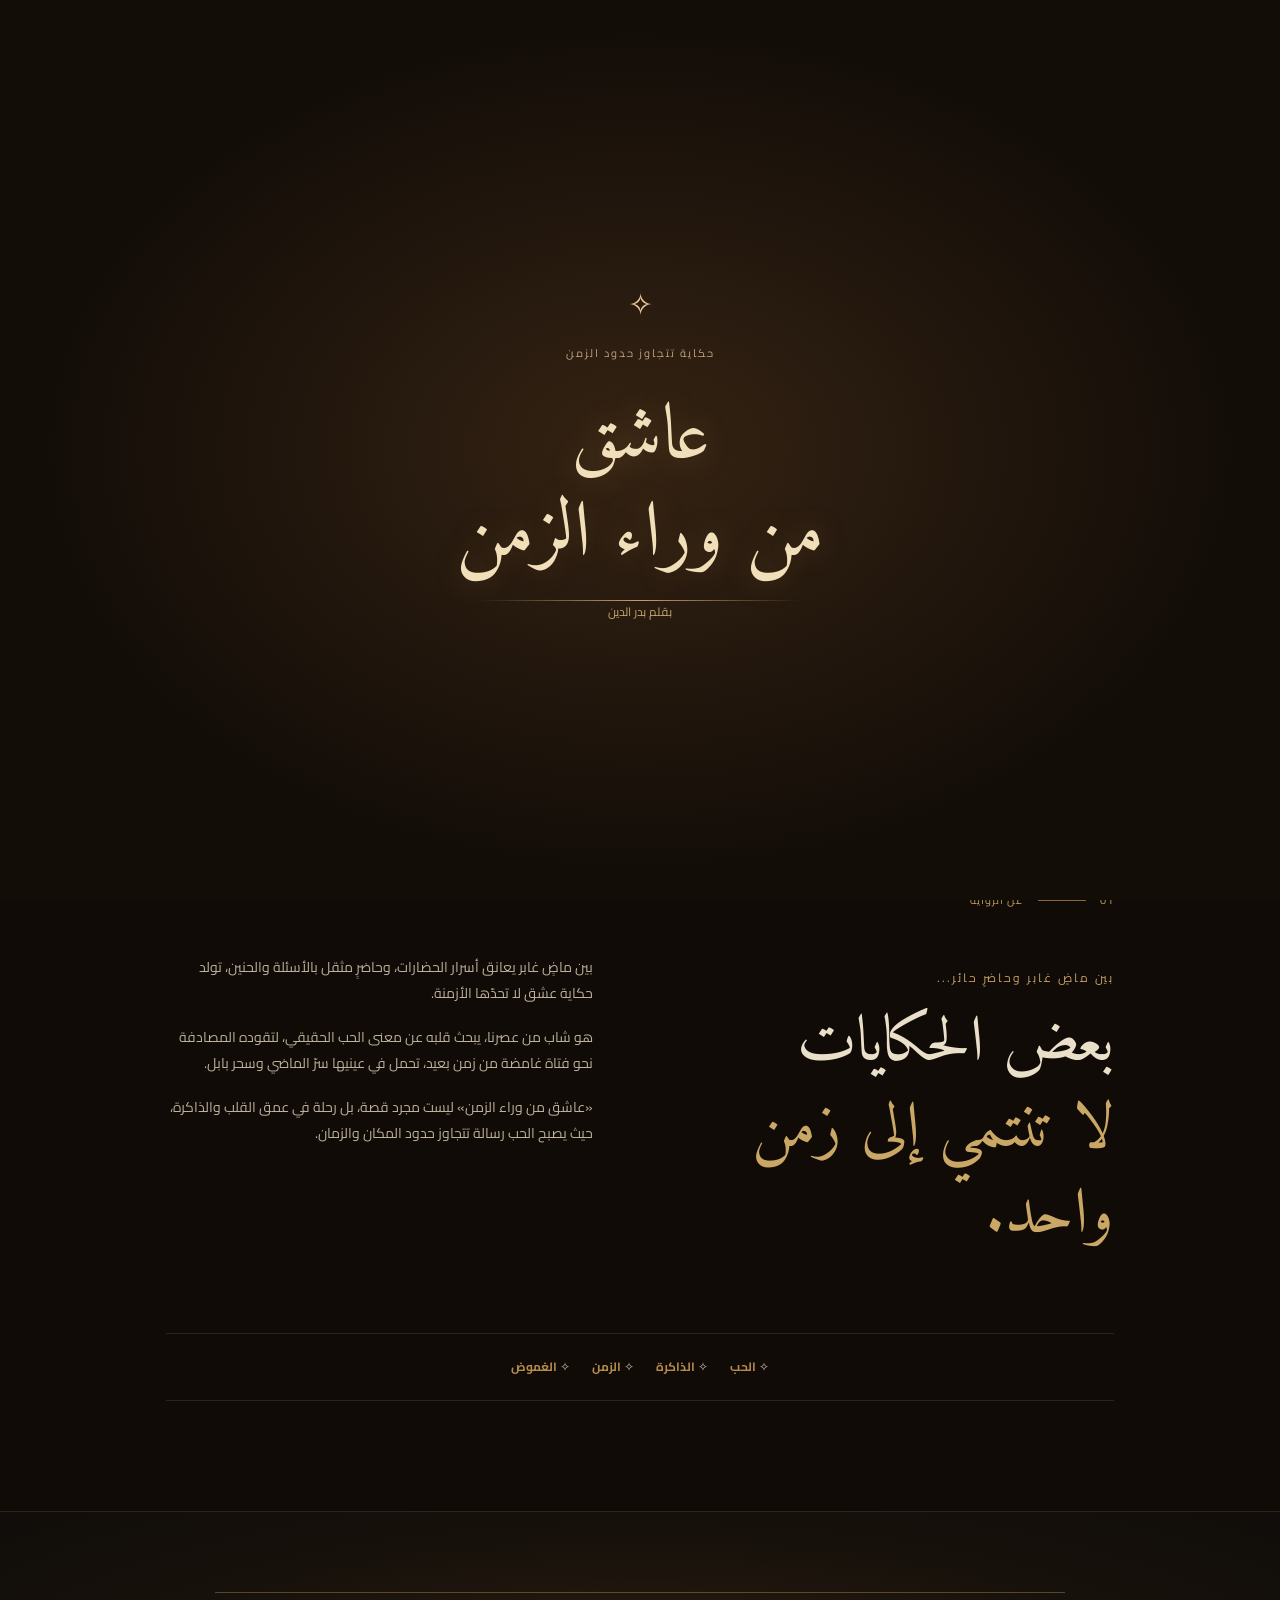
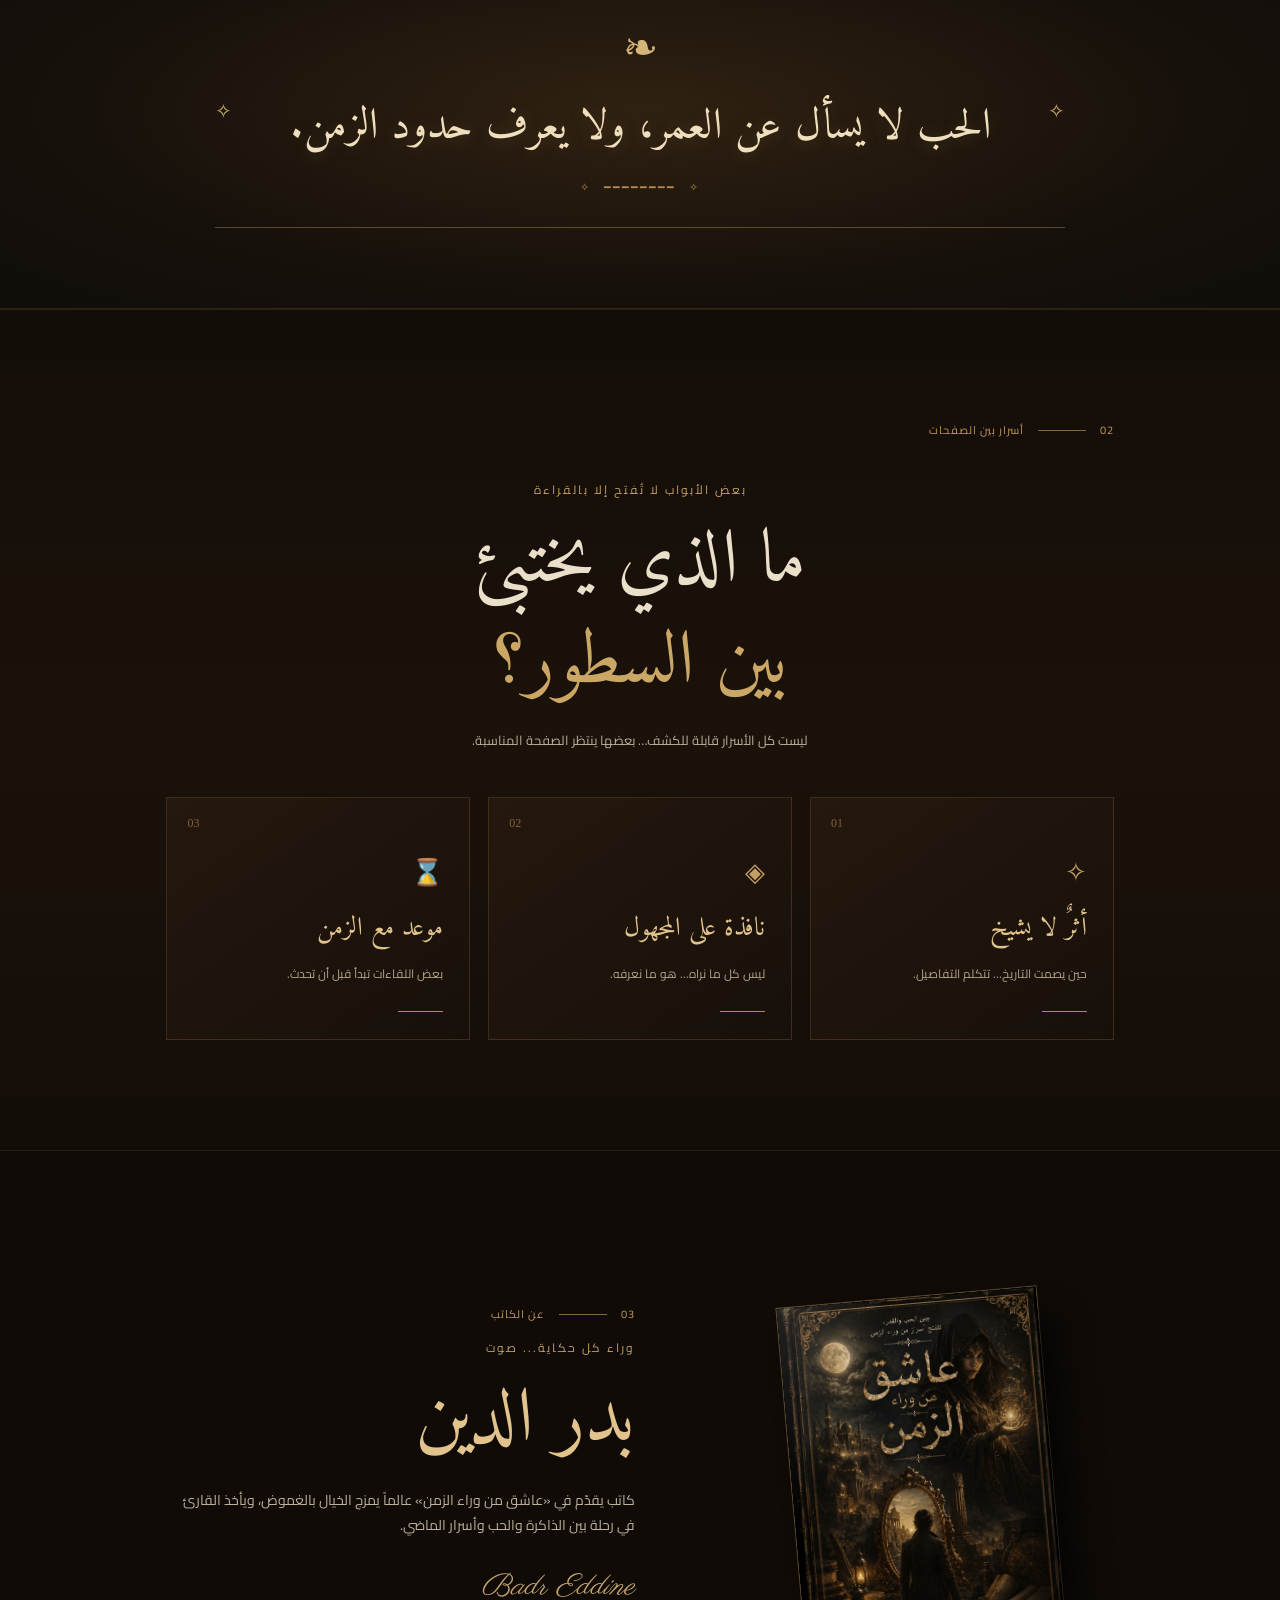
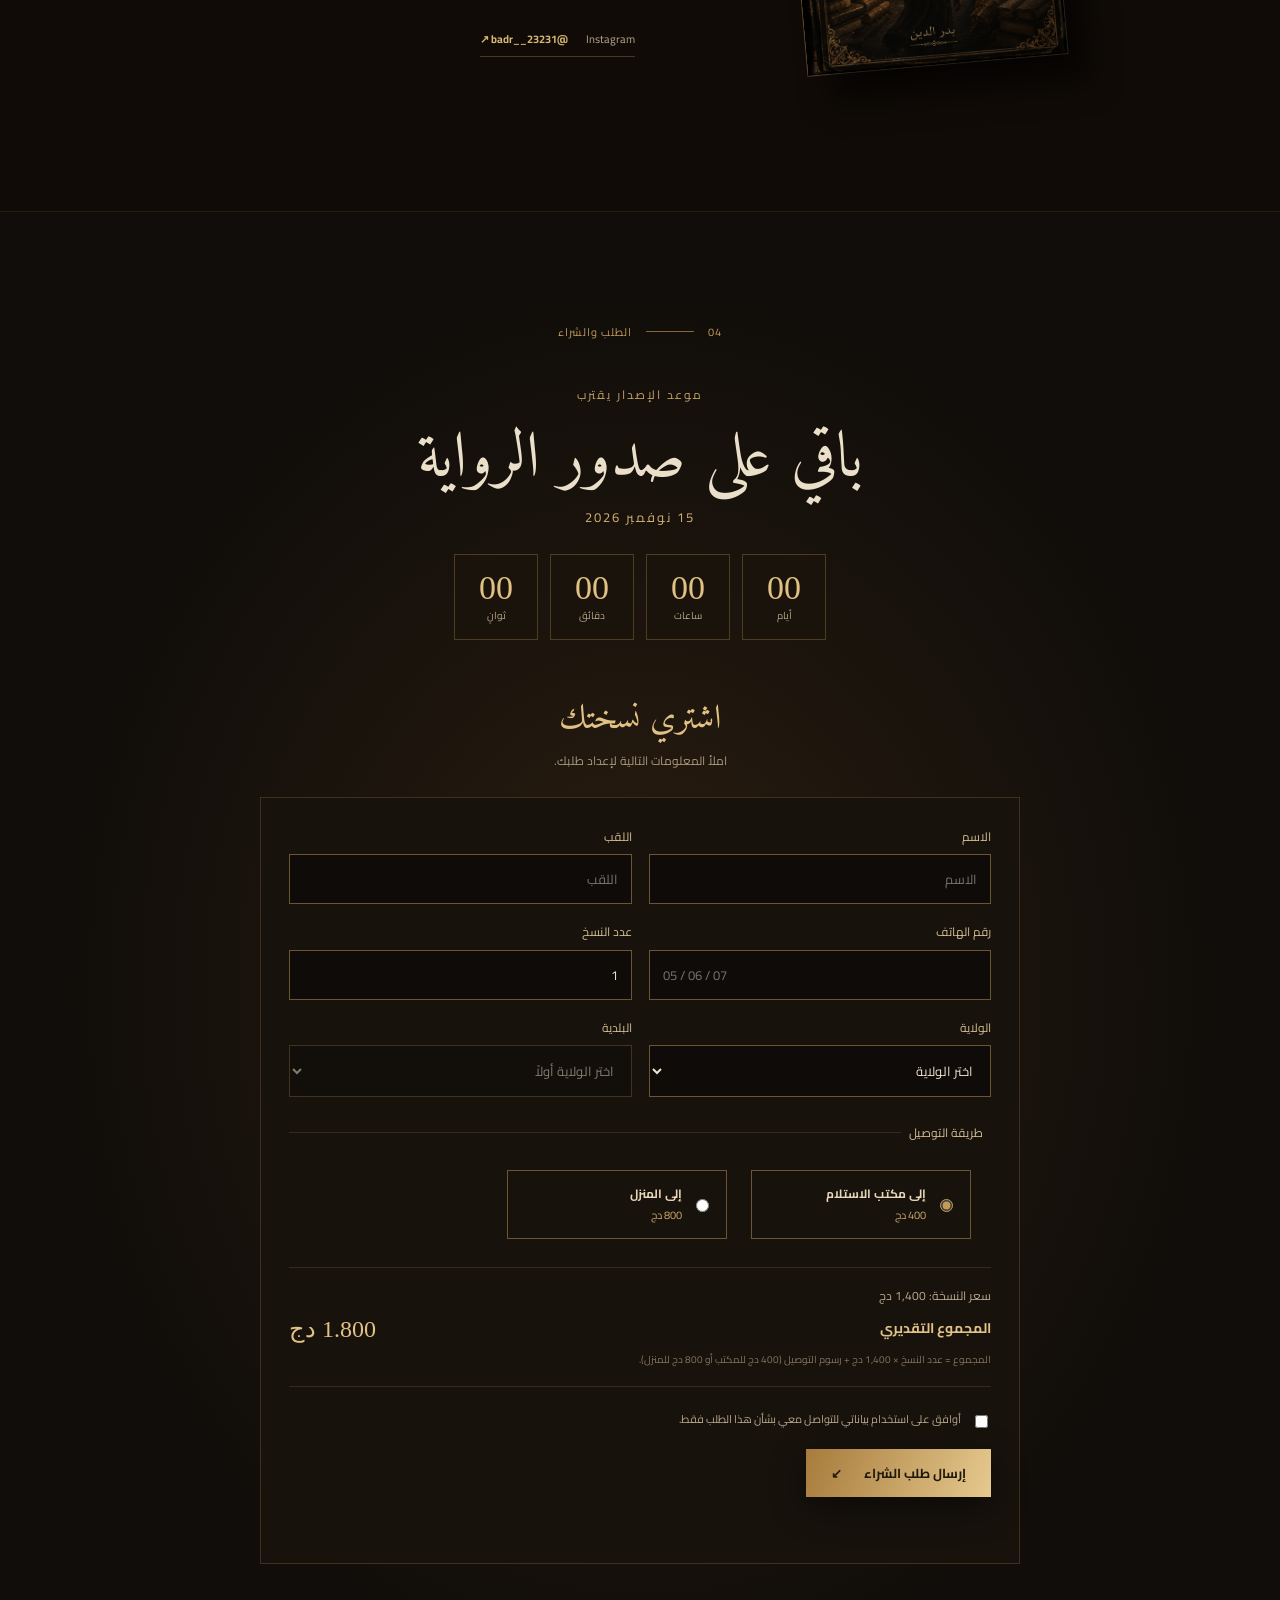
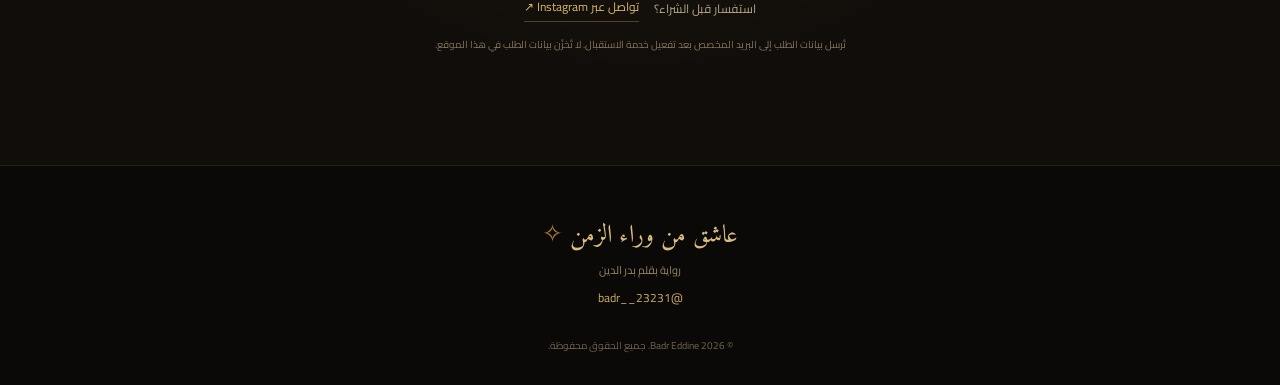
<file: index.html>
<!doctype html>
<html lang="ar" dir="rtl">
<head>
<meta charset="utf-8">
<meta name="viewport" content="width=device-width,initial-scale=1">
<meta name="theme-color" content="#130d08">
<meta name="description" content="عاشق من وراء الزمن — رواية بقلم بدر الدين.">
<title>عاشق من وراء الزمن | بدر الدين</title>
<link rel="preconnect" href="https://fonts.googleapis.com">
<link rel="preconnect" href="https://fonts.gstatic.com" crossorigin>
<link href="https://fonts.googleapis.com/css2?family=Amiri:wght@400;700&family=Cairo:wght@400;500;600;700;800&family=Parisienne&display=swap" rel="stylesheet">
<link rel="stylesheet" href="style.css">
<script src="config.js"></script>
</head>
<body>
<div class="grain" aria-hidden="true"></div>

<div class="intro-screen" id="introScreen" aria-hidden="true">
  <div class="intro-star">✧</div>
  <p class="intro-small" data-ar="حكاية تتجاوز حدود الزمن" data-fr="Une histoire au-delà du temps">حكاية تتجاوز حدود الزمن</p>
  <h2><span>عاشق</span><span>من وراء الزمن</span></h2>
  <div class="intro-line"></div>
  <small data-ar="بقلم بدر الدين" data-fr="Par Badr Eddine">بقلم بدر الدين</small>
</div>

<header class="topbar">
  <a class="brand" href="#home" aria-label="عاشق من وراء الزمن">
    <span class="brand-mark">✧</span>
    <span>بدر الدين</span>
  </a>

  <button class="menu-toggle" id="menuToggle" aria-label="فتح القائمة" aria-expanded="false">☰</button>

  <nav id="mainNav">
    <a href="#story" data-ar="عن الرواية" data-fr="Le roman">عن الرواية</a>
    <a href="#secrets" data-ar="أسرار بين الصفحات" data-fr="Secrets entre les pages">أسرار بين الصفحات</a>
    <a href="#author" data-ar="عن الكاتب" data-fr="L’auteur">عن الكاتب</a>
    <a href="#reserve" data-ar="الشراء" data-fr="Précommande">الشراء</a>
  </nav>

  <button class="lang-switch" id="langBtn" type="button" aria-label="Changer la langue">FR</button>
</header>

<main id="home">

<section class="hero">
  <div class="hero-orbit" aria-hidden="true"></div>
  <div class="hero-glow"></div>

  <div class="hero-content">
    <p class="eyebrow fade-in" data-ar="حكاية تتجاوز حدود الزمن" data-fr="Une histoire au-delà du temps">حكاية تتجاوز حدود الزمن</p>

    <h1 class="hero-title" data-ar="عاشق من<br>وراء الزمن" data-fr="Un amoureux<br>au-delà du temps">عاشق من<br>وراء الزمن</h1>

    <div class="ornament">✧ ━━━━━━━━━ ✧</div>

    <p class="byline">
      <span data-ar="رواية بقلم" data-fr="Un roman de">رواية بقلم</span>
      <strong data-ar="بدر الدين" data-fr="Badr Eddine">بدر الدين</strong>
    </p>

    <p class="hero-copy" data-ar="حين يلتقي الحاضر بأسرار بابل القديمة، يصبح للحب طريقٌ لا يعرفه الزمن." data-fr="Lorsque le présent rencontre les secrets de l’ancienne Babylone, l’amour emprunte un chemin que le temps ne connaît pas.">حين يلتقي الحاضر بأسرار بابل القديمة، يصبح للحب طريقٌ لا يعرفه الزمن.</p>

    <a class="button button-gold" href="#story">
      <span data-ar="اكتشف الرواية" data-fr="Découvrir le roman">اكتشف الرواية</span>
      <span>↙</span>
    </a>

    <div class="hero-note">
      <span class="tiny-star">✧</span>
      <span data-ar="الإصدار المنتظر · 09 نوفمبر 2026" data-fr="Sortie attendue · 09 novembre 2026">الإصدار المنتظر · 09 نوفمبر 2026</span>
    </div>
  </div>

  <div class="hero-book">
    <div class="book-covers" aria-label="الغلاف الأمامي وكعب الكتاب والغلاف الخلفي">
      <figure class="cover-card cover-front-card">
        <img src="assets/cover-front.webp" alt="الغلاف الأمامي لرواية عاشق من وراء الزمن">
        <figcaption>الغلاف الأمامي</figcaption>
      </figure>
      <figure class="cover-card cover-spine-card">
        <img src="assets/cover-spine.webp" alt="كعب رواية عاشق من وراء الزمن">
        <figcaption>كعب الكتاب</figcaption>
      </figure>
      <figure class="cover-card cover-back-card">
        <img src="assets/cover-back.webp" alt="الغلاف الخلفي لرواية عاشق من وراء الزمن">
        <figcaption>الغلاف الخلفي</figcaption>
      </figure>
    </div>
    <span class="cover-caption" data-ar="الغلاف الأمامي والخلفي للرواية" data-fr="Couverture avant et arrière du roman">الغلاف الأمامي والخلفي للرواية</span>
  </div>

  <div class="scroll-cue">
    <span></span>
    <small data-ar="اكتشف الحكاية" data-fr="Explorer l’histoire">اكتشف الحكاية</small>
  </div>
</section>

<section class="intro section" id="story">
  <div class="section-label">
    <span>01</span>
    <i></i>
    <span data-ar="عن الرواية" data-fr="Le roman">عن الرواية</span>
  </div>

  <div class="intro-grid">
    <div>
      <p class="kicker" data-ar="بين ماضٍ غابر وحاضرٍ حائر..." data-fr="Entre un passé lointain et un présent troublé...">بين ماضٍ غابر وحاضرٍ حائر...</p>

      <h2 data-ar="بعض الحكايات<br><em>لا تنتمي إلى زمن واحد.</em>" data-fr="Certaines histoires<br><em>n’appartiennent à aucune époque.</em>">بعض الحكايات<br><em>لا تنتمي إلى زمن واحد.</em></h2>
    </div>

    <div class="story-text">
      <p data-ar="بين ماضٍ غابر يعانق أسرار الحضارات، وحاضرٍ مثقل بالأسئلة والحنين، تولد حكاية عشق لا تحدّها الأزمنة." data-fr="Entre un passé lointain, gardien des secrets des civilisations, et un présent chargé de questions et de nostalgie, naît une histoire d’amour que le temps ne peut limiter.">بين ماضٍ غابر يعانق أسرار الحضارات، وحاضرٍ مثقل بالأسئلة والحنين، تولد حكاية عشق لا تحدّها الأزمنة.</p>

      <p data-ar="هو شاب من عصرنا، يبحث قلبه عن معنى الحب الحقيقي، لتقوده المصادفة نحو فتاة غامضة من زمن بعيد، تحمل في عينيها سرّ الماضي وسحر بابل." data-fr="C’est un jeune homme de notre époque, en quête du véritable amour. Le hasard le conduit vers une jeune femme mystérieuse venue d’un autre temps, porteuse des secrets du passé et de la magie de Babylone.">هو شاب من عصرنا، يبحث قلبه عن معنى الحب الحقيقي، لتقوده المصادفة نحو فتاة غامضة من زمن بعيد، تحمل في عينيها سرّ الماضي وسحر بابل.</p>

      <p data-ar="«عاشق من وراء الزمن» ليست مجرد قصة، بل رحلة في عمق القلب والذاكرة، حيث يصبح الحب رسالة تتجاوز حدود المكان والزمان." data-fr="« Un amoureux au-delà du temps » est plus qu’une histoire : un voyage au cœur de l’âme et de la mémoire, où l’amour devient un message qui dépasse l’espace et le temps.">«عاشق من وراء الزمن» ليست مجرد قصة، بل رحلة في عمق القلب والذاكرة، حيث يصبح الحب رسالة تتجاوز حدود المكان والزمان.</p>
    </div>
  </div>

  <div class="themes">
    <span>✧ <b data-ar="الحب" data-fr="Amour">الحب</b></span>
    <span>✧ <b data-ar="الذاكرة" data-fr="Mémoire">الذاكرة</b></span>
    <span>✧ <b data-ar="الزمن" data-fr="Temps">الزمن</b></span>
    <span>✧ <b data-ar="الغموض" data-fr="Mystère">الغموض</b></span>
  </div>
</section>

<section class="quote-band">
  <div class="quote-frame">
    <div class="quote-symbol">❧</div>
    <blockquote data-ar="الحب لا يسأل عن العمر، ولا يعرف حدود الزمن." data-fr="L’amour ne demande pas l’âge et ne connaît pas les frontières du temps.">الحب لا يسأل عن العمر، ولا يعرف حدود الزمن.</blockquote>
    <div class="quote-flourish">✧　━━━━━━━━　✧</div>
  </div>
</section>

<section class="secrets section" id="secrets">
  <div class="section-label">
    <span>02</span>
    <i></i>
    <span data-ar="أسرار بين الصفحات" data-fr="Secrets entre les pages">أسرار بين الصفحات</span>
  </div>

  <div class="secrets-head">
    <p class="kicker" data-ar="بعض الأبواب لا تُفتح إلا بالقراءة" data-fr="Certaines portes ne s’ouvrent qu’à la lecture">بعض الأبواب لا تُفتح إلا بالقراءة</p>

    <h2 data-ar="ما الذي يختبئ<br><em>بين السطور؟</em>" data-fr="Que se cache-t-il<br><em>entre les lignes ?</em>">ما الذي يختبئ<br><em>بين السطور؟</em></h2>

    <p data-ar="ليست كل الأسرار قابلة للكشف… بعضها ينتظر الصفحة المناسبة." data-fr="Tous les secrets ne se dévoilent pas… certains attendent la bonne page.">ليست كل الأسرار قابلة للكشف… بعضها ينتظر الصفحة المناسبة.</p>
  </div>

  <div class="secret-cards">
    <article class="secret-card">
      <span class="secret-number">01</span>
      <div class="secret-icon">✧</div>
      <h3 data-ar="أثرٌ لا يشيخ" data-fr="Une trace éternelle">أثرٌ لا يشيخ</h3>
      <p data-ar="حين يصمت التاريخ… تتكلم التفاصيل." data-fr="Quand l’Histoire se tait, les détails parlent.">حين يصمت التاريخ… تتكلم التفاصيل.</p>
      <span class="secret-line"></span>
    </article>

    <article class="secret-card">
      <span class="secret-number">02</span>
      <div class="secret-icon">◈</div>
      <h3 data-ar="نافذة على المجهول" data-fr="Une fenêtre sur l’inconnu">نافذة على المجهول</h3>
      <p data-ar="ليس كل ما نراه… هو ما نعرفه." data-fr="Tout ce que l’on voit n’est pas forcément ce que l’on connaît.">ليس كل ما نراه… هو ما نعرفه.</p>
      <span class="secret-line"></span>
    </article>

    <article class="secret-card">
      <span class="secret-number">03</span>
      <div class="secret-icon">⌛</div>
      <h3 data-ar="موعد مع الزمن" data-fr="Un rendez-vous avec le temps">موعد مع الزمن</h3>
      <p data-ar="بعض اللقاءات تبدأ قبل أن تحدث." data-fr="Certaines rencontres commencent avant même d’avoir lieu.">بعض اللقاءات تبدأ قبل أن تحدث.</p>
      <span class="secret-line"></span>
    </article>
  </div>
</section>

<section class="author section" id="author">
  <div class="author-book">
    <div class="author-book-frame">
      <img src="assets/cover-front.webp" alt="الغلاف الأصلي لرواية عاشق من وراء الزمن">
    </div>
  </div>

  <div class="author-copy">
    <div class="section-label">
      <span>03</span>
      <i></i>
      <span data-ar="عن الكاتب" data-fr="L’auteur">عن الكاتب</span>
    </div>

    <p class="kicker" data-ar="وراء كل حكاية... صوت" data-fr="Derrière chaque histoire… une voix">وراء كل حكاية... صوت</p>

    <h2 data-ar="بدر الدين" data-fr="Badr Eddine">بدر الدين</h2>

    <p data-ar="كاتب يقدّم في «عاشق من وراء الزمن» عالماً يمزج الخيال بالغموض، ويأخذ القارئ في رحلة بين الذاكرة والحب وأسرار الماضي." data-fr="Avec « Un amoureux au-delà du temps », Badr Eddine propose un univers mêlant imaginaire et mystère, dans un voyage entre mémoire, amour et secrets du passé.">كاتب يقدّم في «عاشق من وراء الزمن» عالماً يمزج الخيال بالغموض، ويأخذ القارئ في رحلة بين الذاكرة والحب وأسرار الماضي.</p>

    <div class="signature">Badr Eddine</div>

    <a class="author-social" href="https://www.instagram.com/badr__23231/" target="_blank" rel="noopener noreferrer">
      <span>Instagram</span>
      <b>@badr__23231 ↗</b>
    </a>
  </div>
</section>

<section class="release section" id="reserve">
  <div class="section-label centered">
    <span>04</span>
    <i></i>
    <span data-ar="الطلب والشراء" data-fr="Commande et réservation">الطلب والشراء</span>
  </div>

  <p class="kicker" data-ar="موعد الإصدار يقترب" data-fr="La sortie approche">موعد الإصدار يقترب</p>

  <h2 data-ar="باقي على صدور الرواية" data-fr="Avant la sortie du roman">باقي على صدور الرواية</h2>

  <p class="release-date" data-ar="15 نوفمبر 2026" data-fr="15 novembre 2026">15 نوفمبر 2026</p>

  <div class="countdown" aria-label="العد التنازلي">
    <div><strong id="cdDays">00</strong><span data-ar="أيام" data-fr="Jours">أيام</span></div>
    <div><strong id="cdHours">00</strong><span data-ar="ساعات" data-fr="Heures">ساعات</span></div>
    <div><strong id="cdMinutes">00</strong><span data-ar="دقائق" data-fr="Minutes">دقائق</span></div>
    <div><strong id="cdSeconds">00</strong><span data-ar="ثوانٍ" data-fr="Secondes">ثوانٍ</span></div>
  </div>

  <div class="order-heading">
    <h3 data-ar="احجز نسختك" data-fr="Réservez votre exemplaire">اشتري نسختك</h3>
    <p data-ar="املأ المعلومات التالية لإعداد طلبك." data-fr="Remplissez les informations suivantes pour préparer votre commande.">املأ المعلومات التالية لإعداد طلبك.</p>
  </div>

  <form id="orderForm" class="order-form">
    <div class="form-grid">
      <label>
        <span data-ar="الاسم" data-fr="Prénom">الاسم</span>
        <input name="firstName" required autocomplete="given-name" maxlength="70" placeholder="الاسم" data-ar-placeholder="الاسم" data-fr-placeholder="Prénom">
      </label>

      <label>
        <span data-ar="اللقب" data-fr="Nom">اللقب</span>
        <input name="lastName" required autocomplete="family-name" maxlength="70" placeholder="اللقب" data-ar-placeholder="اللقب" data-fr-placeholder="Nom">
      </label>

      <label>
        <span data-ar="رقم الهاتف" data-fr="Téléphone">رقم الهاتف</span>
        <input name="phone" type="tel" required inputmode="tel" autocomplete="tel" maxlength="20" placeholder="05 / 06 / 07" data-ar-placeholder="05 / 06 / 07" data-fr-placeholder="05 / 06 / 07">
      </label>

      <label>
        <span data-ar="عدد النسخ" data-fr="Nombre d’exemplaires">عدد النسخ</span>
        <input name="quantity" id="quantity" type="number" min="1" max="20" value="1" required>
      </label>

      <label>
        <span data-ar="الولاية" data-fr="Wilaya">الولاية</span>
        <select name="wilaya" id="wilaya" required>
          <option value="" data-ar="اختر الولاية" data-fr="Choisir une wilaya">اختر الولاية</option>
        </select>
      </label>

      <label>
        <span data-ar="البلدية" data-fr="Commune">البلدية</span>
        <select name="commune" id="commune" required disabled>
          <option value="" data-ar="اختر الولاية أولاً" data-fr="Choisissez d’abord la wilaya">اختر الولاية أولاً</option>
        </select>
      </label>
    </div>

    <fieldset class="delivery-choice">
      <legend data-ar="طريقة التوصيل" data-fr="Mode de livraison">طريقة التوصيل</legend>

      <label class="delivery-option">
        <input type="radio" name="delivery" value="office" checked>
        <span>
          <b data-ar="إلى مكتب الاستلام" data-fr="Vers un point relais">إلى مكتب الاستلام</b>
          <small data-ar="400 دج" data-fr="400 DA">400 دج</small>
        </span>
      </label>

      <label class="delivery-option">
        <input type="radio" name="delivery" value="home">
        <span>
          <b data-ar="إلى المنزل" data-fr="À domicile">إلى المنزل</b>
          <small data-ar="800 دج" data-fr="800 DA">800 دج</small>
        </span>
      </label>
    </fieldset>

    <div class="order-total">
      <span data-ar="سعر النسخة: 1,400 دج" data-fr="Prix par exemplaire : 1 400 DA">سعر النسخة: 1,400 دج</span>

      <strong>
        <span data-ar="المجموع التقديري" data-fr="Total estimé">المجموع التقديري</span>
        <b id="totalPrice">1,800 دج</b>
      </strong>

      <small data-ar="المجموع = عدد النسخ × 1,400 دج + رسوم التوصيل (400 دج للمكتب أو 800 دج للمنزل)." data-fr="Total = quantité × 1 400 DA + livraison (400 DA au point relais ou 800 DA à domicile).">المجموع = عدد النسخ × 1,400 دج + رسوم التوصيل (400 دج للمكتب أو 800 دج للمنزل).</small>
    </div>

    <label class="consent">
      <input type="checkbox" name="consent" required>
      <span data-ar="أوافق على استخدام بياناتي للتواصل معي بشأن هذا الطلب فقط." data-fr="J’accepte l’utilisation de mes données uniquement pour me contacter au sujet de cette commande.">أوافق على استخدام بياناتي للتواصل معي بشأن هذا الطلب فقط.</span>
    </label>

    <button class="button button-gold submit-order" type="submit">
      <span data-ar="إرسال طلب الشراء" data-fr="Envoyer la précommande">إرسال طلب الشراء</span>
      <span>↙</span>
    </button>

    <p id="orderFeedback" class="order-feedback" role="status" aria-live="polite"></p>
  </form>

  <div class="inquiry-separate">
    <span data-ar="استفسار قبل الشراء؟" data-fr="Une question avant d'acheter ?">استفسار قبل الشراء؟</span>
    <a href="https://www.instagram.com/badr__23231/" target="_blank" rel="noopener noreferrer" class="inquiry-link">
      <span data-ar="تواصل عبر Instagram" data-fr="Contactez-nous sur Instagram">تواصل عبر Instagram</span> ↗
    </a>
  </div>

  <p class="privacy-note" data-ar="تُرسل بيانات الطلب إلى البريد المخصص بعد تفعيل خدمة الاستقبال. لا تُخزّن بيانات الطلب في هذا الموقع." data-fr="Les données seront envoyées à l’adresse dédiée après activation du service. Le site ne stocke pas les commandes.">تُرسل بيانات الطلب إلى البريد المخصص بعد تفعيل خدمة الاستقبال. لا تُخزّن بيانات الطلب في هذا الموقع.</p>
</section>

</main>

<footer>
  <div class="footer-brand">عاشق من وراء الزمن <span>✧</span></div>
  <p data-ar="رواية بقلم بدر الدين" data-fr="Un roman de Badr Eddine">رواية بقلم بدر الدين</p>
  <a href="https://www.instagram.com/badr__23231/" target="_blank" rel="noopener noreferrer">@badr__23231</a>
  <small>© <span id="year"></span> Badr Eddine. <span data-ar="جميع الحقوق محفوظة." data-fr="Tous droits réservés.">جميع الحقوق محفوظة.</span></small>
</footer>

<script src="script.js"></script>
</body>
</html>
</html>
</file>
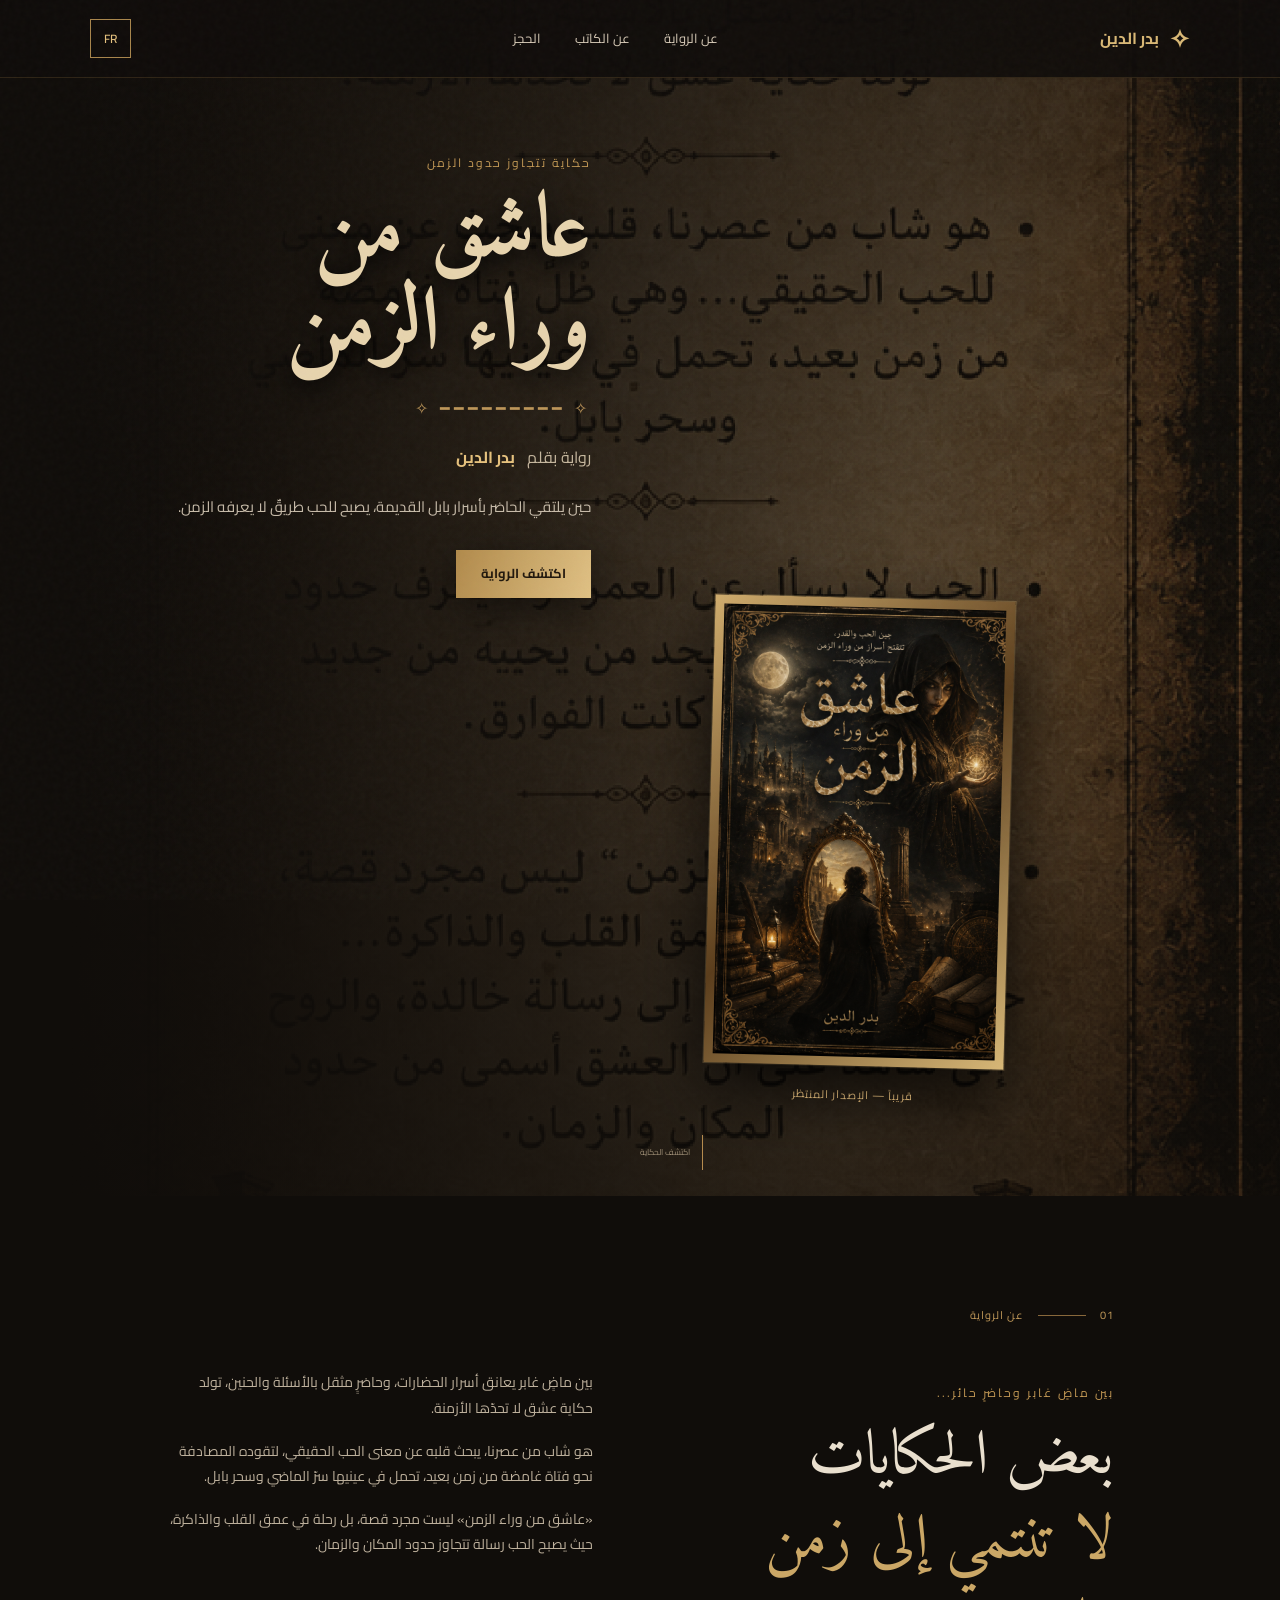
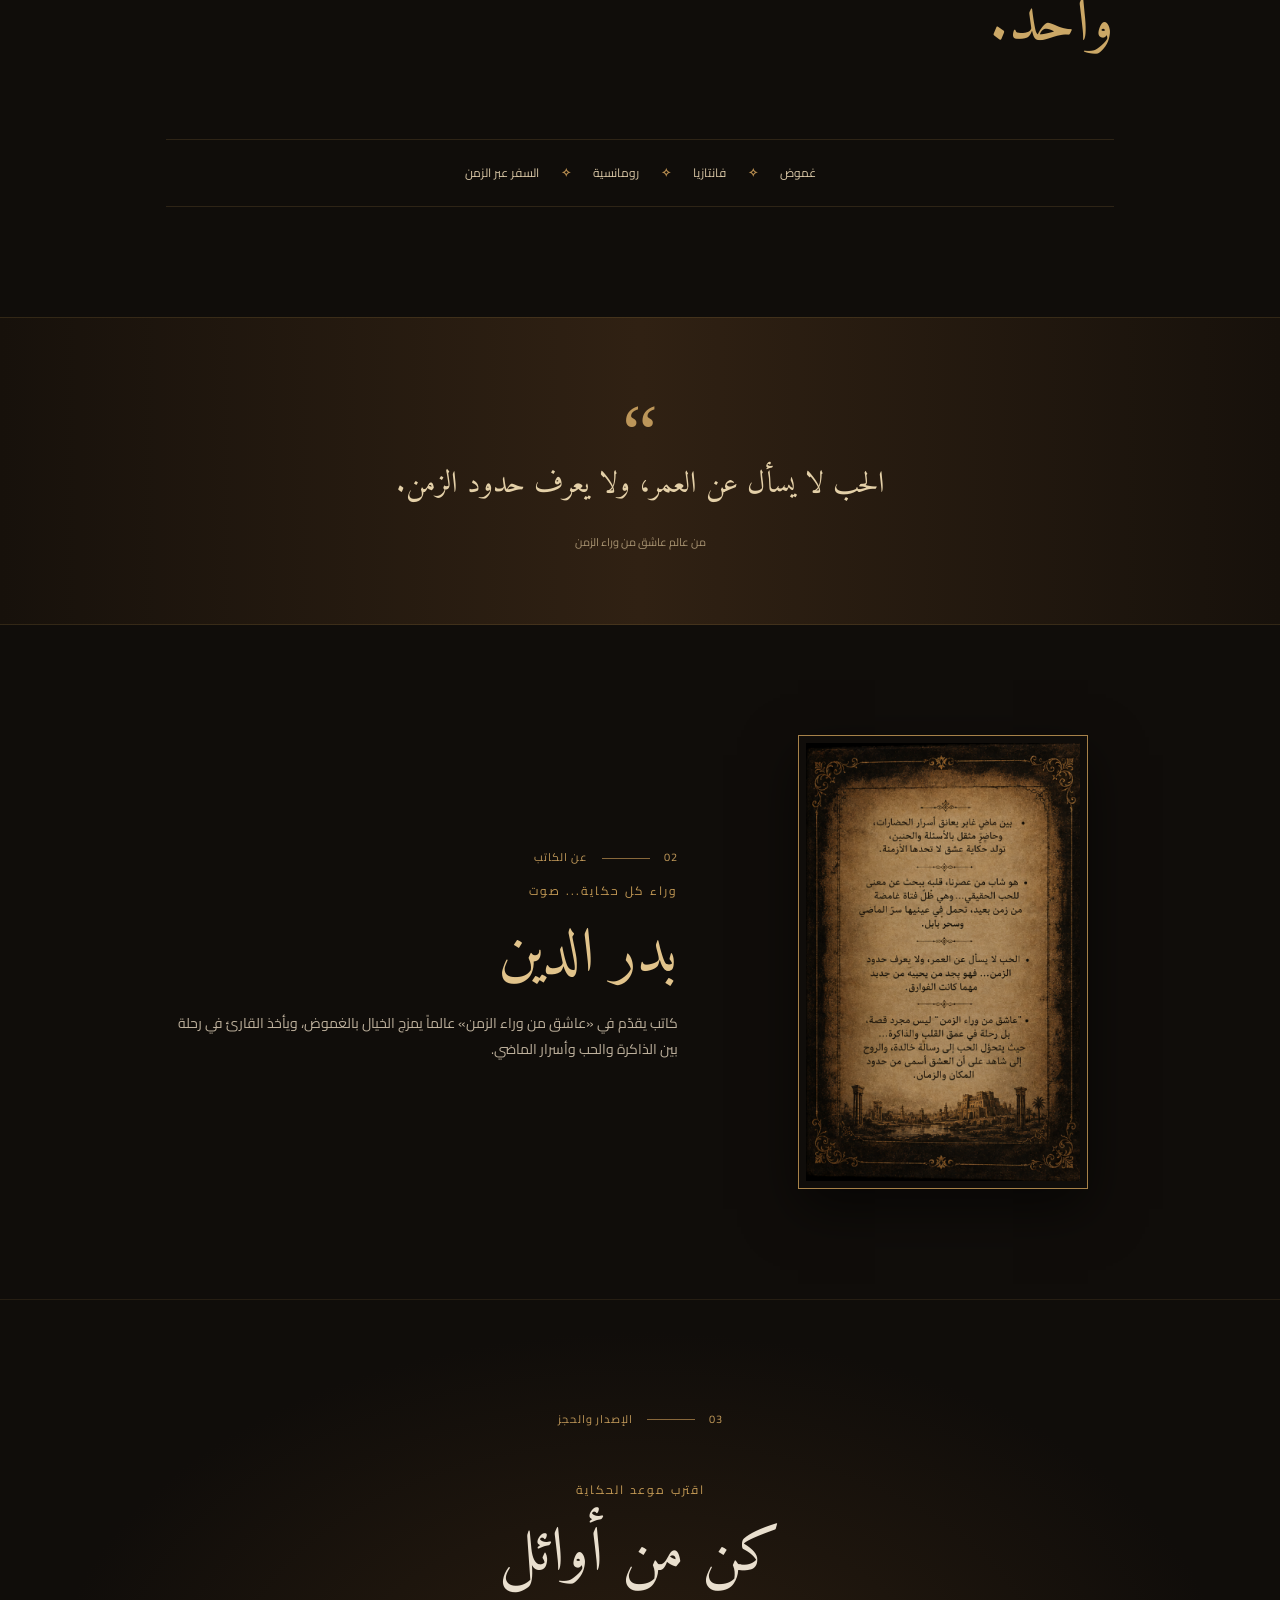
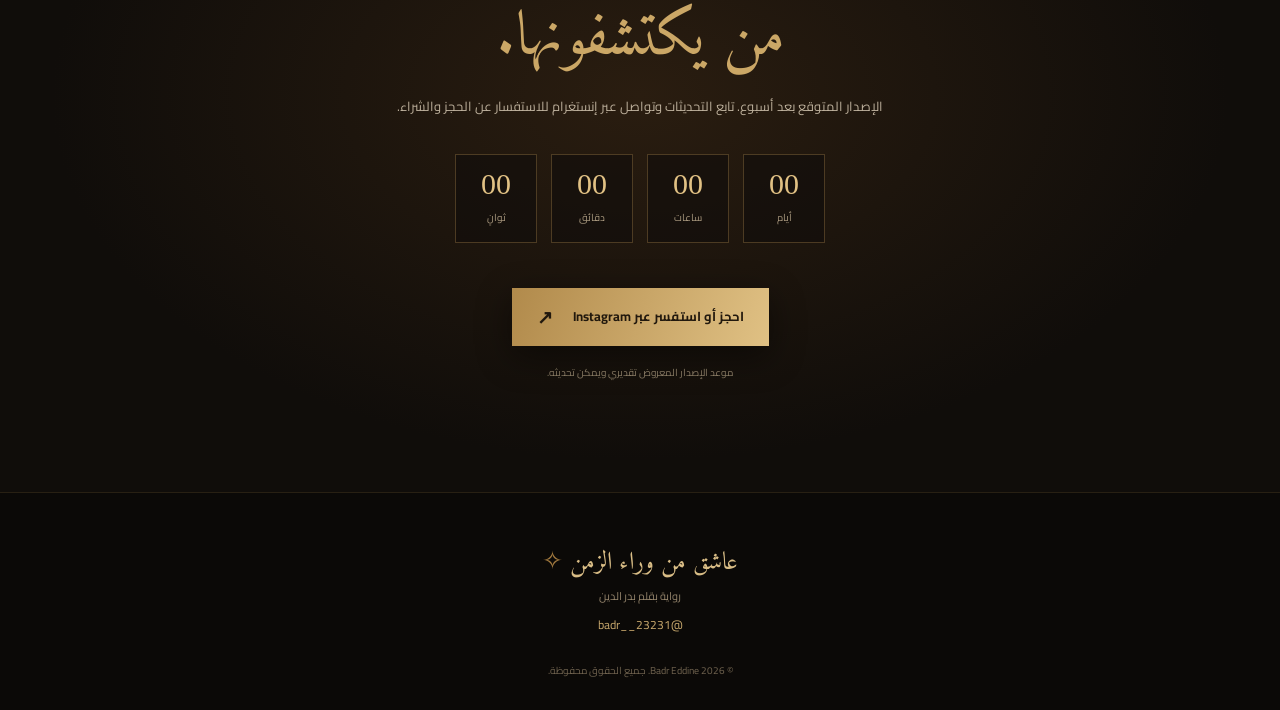
<file: ashiq_site/index.html>
<!doctype html>
<html lang="ar" dir="rtl">
<head>
  <meta charset="utf-8">
  <meta name="viewport" content="width=device-width, initial-scale=1">
  <meta name="theme-color" content="#100d0a">
  <meta name="description" content="عاشق من وراء الزمن — رواية بقلم بدر الدين. حكاية عشق وغموض بين الحاضر وبابل القديمة.">
  <title>عاشق من وراء الزمن | بدر الدين</title>
  <link rel="preconnect" href="https://fonts.googleapis.com">
  <link rel="preconnect" href="https://fonts.gstatic.com" crossorigin>
  <link href="https://fonts.googleapis.com/css2?family=Amiri:wght@400;700&family=Cairo:wght@400;500;600;700;800&display=swap" rel="stylesheet">
  <link rel="stylesheet" href="style.css">
</head>
<body>
  <div class="grain"></div>
  <header class="topbar">
    <a class="brand" href="#home" aria-label="الرئيسية">
      <span class="brand-mark">✧</span>
      <span data-ar="بدر الدين" data-fr="Badr Eddine">بدر الدين</span>
    </a>
    <nav>
      <a href="#story" data-ar="عن الرواية" data-fr="Le roman">عن الرواية</a>
      <a href="#author" data-ar="عن الكاتب" data-fr="L’auteur">عن الكاتب</a>
      <a href="#reserve" data-ar="الحجز" data-fr="Réservation">الحجز</a>
    </nav>
    <button class="lang-switch" id="langBtn" type="button" aria-label="Change language">FR</button>
  </header>

  <main id="home">
    <section class="hero">
      <div class="hero-shade"></div>
      <div class="hero-content">
        <p class="eyebrow" data-ar="حكاية تتجاوز حدود الزمن" data-fr="Une histoire au-delà du temps">حكاية تتجاوز حدود الزمن</p>
        <h1 data-ar="عاشق من<br>وراء الزمن" data-fr="Un amoureux<br>au-delà du temps">عاشق من<br>وراء الزمن</h1>
        <div class="ornament">✧ ━━━━━━━━━ ✧</div>
        <p class="byline"><span data-ar="رواية بقلم" data-fr="Un roman de">رواية بقلم</span> <strong data-ar="بدر الدين" data-fr="Badr Eddine">بدر الدين</strong></p>
        <p class="hero-copy" data-ar="حين يلتقي الحاضر بأسرار بابل القديمة، يصبح للحب طريقٌ لا يعرفه الزمن." data-fr="Lorsque le présent rencontre les secrets de l’ancienne Babylone, l’amour emprunte un chemin que le temps ne connaît pas.">حين يلتقي الحاضر بأسرار بابل القديمة، يصبح للحب طريقٌ لا يعرفه الزمن.</p>
        <a class="button button-gold" href="#story" data-ar="اكتشف الرواية" data-fr="Découvrir le roman">اكتشف الرواية</a>
      </div>
      <div class="hero-cover-wrap">
        <div class="cover-frame"><img src="assets/front-cover.png" alt="غلاف رواية عاشق من وراء الزمن"></div>
        <span class="cover-caption" data-ar="قريباً — الإصدار المنتظر" data-fr="Bientôt — sortie attendue">قريباً — الإصدار المنتظر</span>
      </div>
      <div class="scroll-cue"><span></span><small data-ar="اكتشف الحكاية" data-fr="Explorer">اكتشف الحكاية</small></div>
    </section>

    <section class="intro section" id="story">
      <div class="section-label"><span>01</span><i></i><span data-ar="عن الرواية" data-fr="Le roman">عن الرواية</span></div>
      <div class="intro-grid">
        <div>
          <p class="kicker" data-ar="بين ماضٍ غابر وحاضرٍ حائر..." data-fr="Entre un passé lointain et un présent troublé...">بين ماضٍ غابر وحاضرٍ حائر...</p>
          <h2 data-ar="بعض الحكايات<br><em>لا تنتمي إلى زمن واحد.</em>" data-fr="Certaines histoires<br><em>n’appartiennent à aucune époque.</em>">بعض الحكايات<br><em>لا تنتمي إلى زمن واحد.</em></h2>
        </div>
        <div class="story-text">
          <p data-ar="بين ماضٍ غابر يعانق أسرار الحضارات، وحاضرٍ مثقل بالأسئلة والحنين، تولد حكاية عشق لا تحدّها الأزمنة." data-fr="Entre un passé lointain, gardien des secrets des civilisations, et un présent chargé de questions et de nostalgie, naît une histoire d’amour que le temps ne peut limiter.">بين ماضٍ غابر يعانق أسرار الحضارات، وحاضرٍ مثقل بالأسئلة والحنين، تولد حكاية عشق لا تحدّها الأزمنة.</p>
          <p data-ar="هو شاب من عصرنا، يبحث قلبه عن معنى الحب الحقيقي، لتقوده المصادفة نحو فتاة غامضة من زمن بعيد، تحمل في عينيها سرّ الماضي وسحر بابل." data-fr="C’est un jeune homme de notre époque, en quête du véritable amour. Le hasard le conduit vers une jeune femme mystérieuse venue d’un autre temps, porteuse des secrets du passé et de la magie de Babylone.">هو شاب من عصرنا، يبحث قلبه عن معنى الحب الحقيقي، لتقوده المصادفة نحو فتاة غامضة من زمن بعيد، تحمل في عينيها سرّ الماضي وسحر بابل.</p>
          <p data-ar="«عاشق من وراء الزمن» ليست مجرد قصة، بل رحلة في عمق القلب والذاكرة، حيث يصبح الحب رسالة تتجاوز حدود المكان والزمان." data-fr="« Un amoureux au-delà du temps » est plus qu’une histoire : un voyage au cœur de l’âme et de la mémoire, où l’amour devient un message qui dépasse l’espace et le temps.">«عاشق من وراء الزمن» ليست مجرد قصة، بل رحلة في عمق القلب والذاكرة، حيث يصبح الحب رسالة تتجاوز حدود المكان والزمان.</p>
        </div>
      </div>
      <div class="themes">
        <span data-ar="غموض" data-fr="Mystère">غموض</span><b>✧</b>
        <span data-ar="فانتازيا" data-fr="Fantasy">فانتازيا</span><b>✧</b>
        <span data-ar="رومانسية" data-fr="Romance">رومانسية</span><b>✧</b>
        <span data-ar="السفر عبر الزمن" data-fr="Voyage dans le temps">السفر عبر الزمن</span>
      </div>
    </section>

    <section class="quote-band">
      <div class="quote-symbol">“</div>
      <blockquote data-ar="الحب لا يسأل عن العمر، ولا يعرف حدود الزمن." data-fr="L’amour ne demande pas l’âge et ne connaît pas les frontières du temps.">الحب لا يسأل عن العمر، ولا يعرف حدود الزمن.</blockquote>
      <span data-ar="من عالم عاشق من وراء الزمن" data-fr="De l’univers du roman">من عالم عاشق من وراء الزمن</span>
    </section>

    <section class="author section" id="author">
      <div class="author-art"><img src="assets/back-cover.png" alt="الجهة الخلفية لغلاف الرواية"></div>
      <div class="author-copy">
        <div class="section-label"><span>02</span><i></i><span data-ar="عن الكاتب" data-fr="L’auteur">عن الكاتب</span></div>
        <p class="kicker" data-ar="وراء كل حكاية... صوت" data-fr="Derrière chaque histoire… une voix">وراء كل حكاية... صوت</p>
        <h2 data-ar="بدر الدين" data-fr="Badr Eddine">بدر الدين</h2>
        <p data-ar="كاتب يقدّم في «عاشق من وراء الزمن» عالماً يمزج الخيال بالغموض، ويأخذ القارئ في رحلة بين الذاكرة والحب وأسرار الماضي." data-fr="Avec « Un amoureux au-delà du temps », Badr Eddine propose un univers mêlant imaginaire et mystère, dans un voyage entre mémoire, amour et secrets du passé.">كاتب يقدّم في «عاشق من وراء الزمن» عالماً يمزج الخيال بالغموض، ويأخذ القارئ في رحلة بين الذاكرة والحب وأسرار الماضي.</p>
      </div>
    </section>

    <section class="release section" id="reserve">
      <div class="section-label"><span>03</span><i></i><span data-ar="الإصدار والحجز" data-fr="Sortie et réservation">الإصدار والحجز</span></div>
      <p class="kicker" data-ar="اقترب موعد الحكاية" data-fr="Le début de l’histoire approche">اقترب موعد الحكاية</p>
      <h2 data-ar="كن من أوائل<br><em>من يكتشفونها.</em>" data-fr="Soyez parmi les premiers<br><em>à la découvrir.</em>">كن من أوائل<br><em>من يكتشفونها.</em></h2>
      <p class="release-note" data-ar="الإصدار المتوقع بعد أسبوع. تابع التحديثات وتواصل عبر إنستغرام للاستفسار عن الحجز والشراء." data-fr="Sortie prévue dans une semaine. Suivez les actualités et contactez-nous sur Instagram pour toute question concernant la réservation et l’achat.">الإصدار المتوقع بعد أسبوع. تابع التحديثات وتواصل عبر إنستغرام للاستفسار عن الحجز والشراء.</p>
      <div class="countdown" aria-label="العد التنازلي">
        <div><strong id="days">07</strong><span data-ar="أيام" data-fr="Jours">أيام</span></div>
        <div><strong id="hours">00</strong><span data-ar="ساعات" data-fr="Heures">ساعات</span></div>
        <div><strong id="minutes">00</strong><span data-ar="دقائق" data-fr="Minutes">دقائق</span></div>
        <div><strong id="seconds">00</strong><span data-ar="ثوانٍ" data-fr="Secondes">ثوانٍ</span></div>
      </div>
      <a class="button button-gold instagram-button" href="https://www.instagram.com/badr__23231/" target="_blank" rel="noopener noreferrer">
        <span data-ar="احجز أو استفسر عبر Instagram" data-fr="Réserver ou demander via Instagram">احجز أو استفسر عبر Instagram</span><b>↗</b>
      </a>
      <small class="fineprint" data-ar="موعد الإصدار المعروض تقديري ويمكن تحديثه." data-fr="La date de sortie affichée est indicative et peut être modifiée.">موعد الإصدار المعروض تقديري ويمكن تحديثه.</small>
    </section>
  </main>

  <footer>
    <div class="footer-brand">عاشق من وراء الزمن <span>✧</span></div>
    <p data-ar="رواية بقلم بدر الدين" data-fr="Un roman de Badr Eddine">رواية بقلم بدر الدين</p>
    <a href="https://www.instagram.com/badr__23231/" target="_blank" rel="noopener noreferrer">@badr__23231</a>
    <small>© <span id="year"></span> Badr Eddine. <span data-ar="جميع الحقوق محفوظة." data-fr="Tous droits réservés.">جميع الحقوق محفوظة.</span></small>
  </footer>
  <script src="script.js"></script>
</body>
</html>
</file>
<file: style.css>
/* عاشق من وراء الزمن — cinematic book landing page */
:root{--ink:#100b07;--ink2:#1c120b;--brown:#2b1b10;--gold:#c5a064;--gold2:#e8cb91;--cream:#eadfc9;--muted:#b9a88d;--line:#b88b4c45;--serif:"Amiri",serif;--sans:"Cairo",sans-serif}
*{box-sizing:border-box}
html{scroll-behavior:smooth;scroll-padding-top:90px}
body{margin:0;background:var(--ink);color:var(--cream);font-family:var(--sans);line-height:1.85;overflow-x:hidden}
a{color:inherit}.grain{position:fixed;inset:0;pointer-events:none;z-index:20;opacity:.035;background-image:url("data:image/svg+xml,%3Csvg viewBox='0 0 180 180' xmlns='http://www.w3.org/2000/svg'%3E%3Cfilter id='n'%3E%3CfeTurbulence type='fractalNoise' baseFrequency='.8' numOctaves='3' stitchTiles='stitch'/%3E%3C/filter%3E%3Crect width='100%25' height='100%25' filter='url(%23n)' opacity='.6'/%3E%3C/svg%3E")}
.intro-screen{position:fixed;inset:0;z-index:100;background:radial-gradient(ellipse at center,#352313 0,#130d08 66%);display:flex;flex-direction:column;align-items:center;justify-content:center;transition:opacity .9s ease,visibility .9s ease}
.intro-screen.hide{opacity:0;visibility:hidden}.intro-star{font-size:30px;color:var(--gold2);animation:starPulse 1.8s infinite}.intro-small{font-size:11px;letter-spacing:2px;color:#bda57c;opacity:0;animation:fadeUp .8s .25s forwards}.intro-screen h2{font:clamp(38px,7vw,78px) var(--serif);color:#f1dfba;text-align:center;line-height:1.25;margin:15px 0;text-shadow:0 0 30px #c59b5940}.intro-screen h2 span{display:block;opacity:0;animation:fadeUp 1s .5s forwards}.intro-screen h2 span+span{animation-delay:.95s}.intro-line{height:1px;width:0;background:linear-gradient(90deg,transparent,var(--gold),transparent);animation:lineGrow 1.3s 1.3s forwards}.intro-screen small{color:#c6a46d;font-size:12px;opacity:0;animation:fadeUp .8s 1.7s forwards}
@keyframes fadeUp{to{opacity:1;transform:translateY(0)}}@keyframes lineGrow{to{width:min(320px,70vw)}}@keyframes starPulse{50%{transform:scale(1.18);text-shadow:0 0 24px #e4c17a}}
.topbar{height:82px;padding:0 7vw;display:flex;align-items:center;justify-content:space-between;background:#100b07eF;border-bottom:1px solid var(--line);position:absolute;z-index:10;top:0;left:0;right:0;backdrop-filter:blur(12px)}
.brand{display:flex;gap:10px;align-items:center;color:var(--gold2);text-decoration:none;font-weight:700}.brand-mark{font-size:25px}
nav{display:flex;gap:27px}nav a{text-decoration:none;color:#d8cbb8;font-size:12px;transition:color .25s}nav a:hover,footer a:hover{color:var(--gold2)}
.lang-switch{border:1px solid #a8864c;color:#e5c27e;background:transparent;padding:7px 13px;cursor:pointer;font:600 12px var(--sans)}.menu-toggle{display:none}
.hero{min-height:780px;position:relative;display:grid;grid-template-columns:1.05fr .95fr;align-items:center;padding:140px 12vw 90px;overflow:hidden;background:radial-gradient(ellipse at 75% 45%,#3b2917 0,#1b130b 38%,#100b07 74%)}
.hero:before{content:"";position:absolute;width:590px;height:590px;border:1px solid #b18a4b20;border-radius:50%;right:6%;top:10%;box-shadow:0 0 0 45px #b18a4b08,0 0 0 95px #b18a4b05}
.hero-orbit{position:absolute;width:440px;height:440px;border:1px solid #b18a4b12;border-radius:50%;right:11%;top:19%;transform:rotate(30deg)}.hero-glow{position:absolute;width:360px;height:360px;right:19%;top:25%;background:#c39a5540;filter:blur(110px)}
.hero-content,.hero-book{position:relative;z-index:1}.hero-content{animation:fadeUp .9s .2s both}.eyebrow,.kicker{color:var(--gold);letter-spacing:2px;font-size:12px}.hero-title{font:700 clamp(58px,7vw,102px)/1.1 var(--serif);margin:12px 0;color:#ead8b5;text-shadow:0 5px 28px #000;letter-spacing:-1px}.ornament{color:#bd9659;letter-spacing:4px;margin:20px 0}.byline{color:#c6b79e}.byline strong{color:#e6c27d;margin-inline-start:8px}.hero-copy{max-width:460px;color:#c7bba9;font-size:15px;margin:22px 0 30px}
.button{display:inline-flex;align-items:center;gap:22px;padding:12px 25px;text-decoration:none;font-size:13px;font-weight:700;transition:transform .3s,box-shadow .3s}.button-gold{background:linear-gradient(110deg,#a77b3b,#e6c98f);color:#21180d;box-shadow:0 10px 35px #0007;border:1px solid #e7cb91}.button-gold:hover{transform:translateY(-4px);box-shadow:0 14px 38px #000a}.hero-note{display:flex;align-items:center;gap:9px;color:#9d8b70;font-size:10px;margin-top:25px}.tiny-star{color:var(--gold)}
.hero-book{justify-self:center;text-align:center}.book-stage{perspective:1600px;position:relative;width:min(400px,38vw);height:530px;display:grid;place-items:center}
.book-3d{position:relative;width:300px;height:440px;transform-style:preserve-3d;transform:rotateY(-24deg) rotateX(2deg);transition:transform .85s cubic-bezier(.2,.8,.2,1);filter:drop-shadow(25px 32px 24px #000c);animation:bookRise 1.5s .35s both}
.hero-book:hover .book-3d{transform:rotateY(-11deg) rotateX(1deg) translateY(-8px)}
.book-front,.book-back{position:absolute;top:0;width:100%;height:100%;overflow:hidden;backface-visibility:hidden;border:1px solid #b18a4b;box-shadow:inset 0 0 0 1px #f1d39a22,inset 0 0 25px #0005}
.book-front{right:0;transform:translateZ(13px)}.book-back{left:0;transform:rotateY(180deg) translateZ(13px)}.book-front img,.book-back img{width:100%;height:100%;object-fit:cover;display:block}
.book-spine{position:absolute;left:-26px;top:0;width:27px;height:100%;transform:rotateY(-90deg);transform-origin:right;overflow:hidden;border:1px solid #a37a3f;background:#25160d}
.book-spine img{height:100%;width:100%;object-fit:cover;display:block}
.book-pages{position:absolute;right:-12px;top:5px;width:13px;height:calc(100% - 10px);background:repeating-linear-gradient(0deg,#e8dbc2 0 2px,#aa9879 3px 4px);transform:translateZ(1px) skewY(1deg);z-index:-1}
.book-shadow{position:absolute;bottom:16px;left:15%;width:70%;height:35px;background:#0009;filter:blur(20px);border-radius:50%}.cover-caption{display:block;margin-top:5px;color:#c5a36b;font-size:11px;letter-spacing:1px}
@keyframes bookRise{from{opacity:0;transform:translateY(35px) rotateY(-35deg)}to{opacity:1;transform:rotateY(-24deg) rotateX(2deg)}}
.scroll-cue{position:absolute;bottom:26px;left:50%;z-index:2;display:flex;align-items:center;gap:12px;color:#9d8d75;font-size:10px}.scroll-cue span{height:35px;width:1px;background:#b58b4e}
.section{padding:110px 13vw}.section-label{display:flex;align-items:center;gap:14px;color:#c29a5a;font-size:11px;letter-spacing:1px}.section-label i{display:block;width:48px;height:1px;background:#88683b}.intro-grid{display:grid;grid-template-columns:1fr 1fr;gap:10%;margin-top:45px}.intro h2,.author h2,.release h2,.secrets h2{font:400 clamp(38px,5vw,64px)/1.35 var(--serif);margin:12px 0}.intro h2 em,.release h2 em,.secrets h2 em{font-style:normal;color:#cba766}.story-text{color:#bdb09c;font-size:14px}.story-text p{margin:0 0 18px}.themes{display:flex;justify-content:center;align-items:center;gap:22px;margin-top:60px;padding:22px 0;border-block:1px solid #a7834933;color:#d8c6a5;font-size:12px}.themes b{color:#b58b4e}
.quote-band{padding:80px 20px;text-align:center;background:radial-gradient(ellipse at center,#302112 0,#17110b 62%,#100d0a 100%);border-block:1px solid #a7834930}.quote-frame{max-width:850px;margin:auto;padding:30px 25px;border-block:1px solid #bd965966;position:relative}.quote-frame:before,.quote-frame:after{content:"✧";position:absolute;top:50%;color:#d1ad6b;font-size:20px;transform:translateY(-50%)}.quote-frame:before{left:0}.quote-frame:after{right:0}.quote-symbol{font:42px Georgia;color:#d4b478}.quote-band blockquote{font:clamp(27px,4vw,43px) var(--serif);color:#f0dfbd;margin:18px auto 12px;text-shadow:0 2px 18px #d4b47833}.quote-flourish{color:#b58b4e;font-size:11px;letter-spacing:2px}
.secrets{background:linear-gradient(180deg,#130d08,#1b120a 50%,#130d08);border-block:1px solid #a7834925}.secrets-head{max-width:660px;margin:38px auto 45px;text-align:center}.secrets-head h2{font-size:clamp(48px,6vw,75px)}.secrets-head>p:last-child{color:#bdb09c;font-size:13px}.secret-cards{display:grid;grid-template-columns:repeat(3,1fr);gap:18px}.secret-card{position:relative;padding:30px 26px 27px;min-height:240px;background:linear-gradient(145deg,#25180e,#17100a);border:1px solid #a783493b;transition:transform .35s,border-color .35s;overflow:hidden}.secret-card:hover{transform:translateY(-7px);border-color:#c7a16580}.secret-number{position:absolute;top:18px;left:20px;font:12px Georgia;color:#80613a}.secret-icon{font-size:26px;color:#c5a064;margin:20px 0 10px}.secret-card h3{font:26px var(--serif);color:#e1c38b;margin:0 0 8px}.secret-card p{font-size:12px;color:#b5a58b}.secret-line{display:block;width:45px;height:1px;background:#b18a4b;margin-top:25px}
.author{display:grid;grid-template-columns:.9fr 1.1fr;gap:10%;align-items:center}.author-book{height:440px;display:grid;place-items:center;position:relative}.author-book-frame{width:260px;transform:rotate(-5deg);box-shadow:22px 30px 30px #0009,0 0 0 1px #c5a06470;position:relative;transition:transform .6s}.author-book-frame:before{content:"";position:absolute;inset:0;background:linear-gradient(115deg,#fff2 0%,transparent 25%,#0004 100%);pointer-events:none}.author-book-frame img{display:block;width:100%;height:auto}.author-book:hover .author-book-frame{transform:rotate(0) translateY(-5px)}.author-deco{position:absolute;bottom:45px;right:20%;font-size:48px;color:#b18a4b}.author h2{color:#e1c38b;font-size:clamp(48px,6vw,76px)}.author-copy>p:last-of-type{color:#bdb09c;max-width:550px;font-size:14px}.signature{font:italic 30px "Parisienne",cursive;color:#c6a56e;margin-top:28px}.signature span{font-style:normal;font-family:var(--sans)}.author-social{display:inline-flex;gap:18px;align-items:center;margin-top:22px;text-decoration:none;border-bottom:1px solid #a7834960;padding-bottom:6px;font-size:11px;color:#b9a88d}.author-social b{color:#d7b574}
.release{text-align:center;background:radial-gradient(ellipse at center,#2a1d10 0,#100d0a 65%);border-top:1px solid #a7834925}.centered{justify-content:center}.release .kicker{margin-top:42px}.release h2{margin:10px 0 0}.release-date{color:#d3b174;font-size:13px;letter-spacing:2px;margin:0}.countdown{display:flex;justify-content:center;gap:12px;margin:25px auto 50px}.countdown div{min-width:84px;padding:14px 12px;border:1px solid #a7834960;background:#1a130c;display:flex;flex-direction:column}.countdown strong{font:34px Georgia;color:#e2c184}.countdown span{font-size:10px;color:#b6a387}.order-heading h3{font:34px var(--serif);color:#e2c184;margin:0}.order-heading p{color:#aa9a80;font-size:12px;margin:0 0 25px}.order-form{max-width:760px;margin:0 auto;text-align:start;padding:28px;background:#17120c;border:1px solid #a7834945}.form-grid{display:grid;grid-template-columns:1fr 1fr;gap:17px}.form-grid label{display:flex;flex-direction:column;gap:6px;color:#d4bd91;font-size:12px}.form-grid input,.form-grid select{width:100%;background:#0e0b08;border:1px solid #6d5534;color:#f0e4ce;padding:12px 13px;border-radius:0;font:13px var(--sans);outline:none}.form-grid input:focus,.form-grid select:focus{border-color:#d2ae6d;box-shadow:0 0 0 2px #d2ae6d20}.form-grid select:disabled{opacity:.5}.delivery-choice{border:0;border-top:1px solid #a7834935;margin:25px 0 0;padding:20px 0 0}.delivery-choice legend{color:#d4bd91;font-size:12px;padding-inline:8px}.delivery-option{display:inline-flex;align-items:center;gap:9px;margin:6px 20px 6px 0;padding:12px 14px;border:1px solid #6d5534;min-width:220px;cursor:pointer}.delivery-option input{accent-color:#c29a5a}.delivery-option span{display:flex;flex-direction:column}.delivery-option b{font-size:12px;color:#e8d7b8}.delivery-option small{font-size:11px;color:#c7a66d}.order-total{margin:22px 0;padding:17px 0;border-block:1px solid #a7834935;display:flex;flex-direction:column;gap:8px;color:#b9a88e;font-size:12px}.order-total strong{display:flex;justify-content:space-between;align-items:center;color:#e1c184;font-size:14px}.order-total strong b{font:24px Georgia;color:#e1c184}.order-total small{color:#82745e;font-size:10px}.consent{display:flex;align-items:flex-start;gap:10px;font-size:11px;color:#b9a88e;margin:18px 0}.consent input{accent-color:#c29a5a;margin-top:6px}.submit-order{border:0;cursor:pointer;font-family:var(--sans)}.order-feedback{color:#d9bd86;font-size:12px;min-height:24px;margin:14px 0 0;line-height:1.7}.inquiry-separate{margin:32px auto 10px;display:flex;justify-content:center;align-items:center;gap:15px;flex-wrap:wrap;color:#b7a68a;font-size:12px}.inquiry-link{color:#d7b574;text-decoration:none;border-bottom:1px solid #a7834970;padding-bottom:3px}.privacy-note{max-width:620px;margin:14px auto 0;font-size:10px;color:#83745e}
footer{text-align:center;padding:48px 20px 30px;border-top:1px solid #a7834930;background:#0b0907}footer .footer-brand{font:25px var(--serif);color:#d9bd86}footer .footer-brand span{color:#a37a3f}footer p{font-size:11px;color:#95856c;margin:2px}footer a{color:#c9a96d;text-decoration:none;font-size:12px}footer small{display:block;margin-top:25px;color:#70634f;font-size:10px}
@media(max-width:900px){.topbar{padding-inline:5vw}.hero{grid-template-columns:1fr;gap:20px;text-align:center;padding:135px 8vw 80px}.hero-content{order:2}.hero-book{order:1}.book-stage{width:100%;height:440px}.book-3d{width:245px;height:360px}.hero-copy{margin:22px auto 30px}.hero-note{justify-content:center}.scroll-cue{display:none}.section{padding:80px 8vw}.intro-grid,.author{grid-template-columns:1fr;gap:30px}.intro h2{font-size:47px}.themes{gap:12px;flex-wrap:wrap}.secret-cards{grid-template-columns:1fr}.secret-card{min-height:190px}.author-book{height:340px;order:2}.author-copy{order:1}.release h2{font-size:48px}}
@media(max-width:600px){.topbar{height:72px;flex-wrap:wrap}.menu-toggle{display:block;background:none;border:0;color:var(--gold2);font-size:24px;cursor:pointer}.topbar nav{display:none;position:absolute;top:72px;left:0;right:0;background:#130d08;padding:18px 5vw;flex-direction:column;gap:13px;border-bottom:1px solid var(--line)}.topbar nav.open{display:flex}.brand{font-size:12px}.lang-switch{padding:5px 9px}.hero-title{font-size:58px}.book-stage{height:385px}.book-3d{width:220px;height:330px}.section{padding:70px 7vw}.intro h2{font-size:42px}.quote-frame{padding:24px 18px}.quote-band blockquote{font-size:27px}.countdown{gap:6px}.countdown div{min-width:64px;padding:10px 5px}.countdown strong{font-size:28px}.form-grid{grid-template-columns:1fr}.order-form{padding:20px}.delivery-option{width:100%;margin:6px 0}.author-book-frame{width:220px}.author-deco{right:12%}}
@media(prefers-reduced-motion:reduce){*,*:before,*:after{animation-duration:.01ms!important;animation-iteration-count:1!important;transition:none!important;scroll-behavior:auto!important}.intro-screen{display:none}}
\n/* Honeypot anti-spam field: accessible to bots, hidden from human visitors. */\n.hp-field{position:absolute!important;left:-10000px!important;top:auto!important;width:1px!important;height:1px!important;overflow:hidden!important}\n

/* --- Book interaction and polish --- */
.book-stage{
  border:0;background:transparent;padding:0;cursor:pointer;color:inherit;
  -webkit-tap-highlight-color:transparent;outline-offset:8px;
}
.book-stage:focus-visible{outline:1px solid #c8a15e;border-radius:8px}
.book-3d{will-change:transform;transform-origin:center center}
.book-stage.is-flipped .book-3d{
  transform:rotateY(156deg) rotateX(2deg) translateY(-5px);
}
.book-stage.is-flipped:hover .book-3d{
  transform:rotateY(166deg) rotateX(1deg) translateY(-8px);
}
.book-stage .book-shadow{transition:opacity .7s ease,transform .7s ease}
.book-stage.is-flipped .book-shadow{transform:scale(.88);opacity:.72}
.cover-caption{cursor:default}
.author-deco{display:none!important}
.signature span{display:none!important}
/* Honeypot stays in the form for spam protection, but never appears to visitors */
.hp-field{
  position:absolute!important;width:1px!important;height:1px!important;
  padding:0!important;margin:-1px!important;overflow:hidden!important;
  clip:rect(0,0,0,0)!important;white-space:nowrap!important;border:0!important;
}
@media (prefers-reduced-motion:reduce){
  .book-3d,.book-shadow{transition:none!important;animation:none!important}
}


/* v5 fixes: transparent stage (remove the white browser button panel) */
.book-stage{
  appearance:none;
  -webkit-appearance:none;
  background:transparent !important;
  border:0 !important;
  outline-offset:8px;
  padding:0 !important;
  margin:0 auto;
  color:inherit;
  cursor:pointer;
  width:min(400px,38vw);
  height:530px;
  display:grid;
  place-items:center;
  overflow:visible;
  box-shadow:none !important;
}
.book-stage:focus-visible{outline:1px solid var(--gold)}
.book-stage:hover{background:transparent !important}
.book-3d{
  isolation:isolate;
  transform-origin:center center;
  will-change:transform;
}
.book-front img,.book-back img,.book-spine img{
  background:transparent;
}
.book-front,.book-back{
  background:#1a100a;
}
.book-pages{
  right:-12px;
  z-index:0;
  box-shadow:2px 0 5px #0008;
}
.book-shadow{pointer-events:none}
@media (max-width:700px){
  .book-stage{width:100%;max-width:340px;height:430px}
  .book-3d{width:min(245px,68vw);height:min(360px,100vw);transform:rotateY(-20deg) rotateX(1deg)}
  .book-stage:hover .book-3d,.hero-book:hover .book-3d{transform:rotateY(-15deg) rotateX(1deg) translateY(-4px)}
  .book-front{transform:translateZ(9px)}
  .book-back{transform:rotateY(180deg) translateZ(9px)}
  .book-spine{left:-18px;width:19px}
  .book-pages{right:-8px;width:9px}
}
@media (prefers-reduced-motion:reduce){
  .book-3d{animation:none;transition:none}
}


/* v6 — realistic hardcover showcase at the end of the page */
.book-showcase{
  position:relative;overflow:hidden;padding:110px 6vw 125px;
  background:radial-gradient(ellipse at 68% 52%,#4a2d16 0%,#21140b 42%,#120b06 78%);
  border-top:1px solid #9b713b33;
}
.book-showcase:before{
  content:"";position:absolute;inset:0;pointer-events:none;opacity:.35;
  background:radial-gradient(ellipse at 50% 20%,#c18b3b18,transparent 65%);
}
.book-showcase-inner{position:relative;z-index:1;max-width:1180px;margin:auto;display:grid;grid-template-columns:minmax(280px,.85fr) minmax(360px,1.15fr);align-items:center;gap:5vw}
.book-showcase .section-label{grid-column:1/-1;margin-bottom:10px}
.realbook-copy{max-width:470px}
.realbook-copy h2{font-family:Amiri,serif;font-size:clamp(2.2rem,4.3vw,4.1rem);line-height:1.5;color:#f1dfbd;margin:14px 0}
.realbook-copy h2 em{font-style:normal;color:#cba15c}
.realbook-copy>p:not(.kicker){color:#c9b89c;line-height:2;font-size:1.08rem}
.realbook-hint{display:block;color:#9f8764;margin-top:18px;line-height:1.8}
.realbook-scene{position:relative;min-height:560px;display:grid;place-items:center;perspective:1500px;isolation:isolate}
.realbook-light{position:absolute;width:65%;height:80%;border-radius:50%;background:#c58b3820;filter:blur(55px);z-index:-2}
.realbook-platform{position:absolute;bottom:9%;width:95%;height:23%;transform:rotateX(68deg);background:linear-gradient(90deg,#28180d,#5a381c 48%,#24150b);border:1px solid #9c713b55;box-shadow:0 35px 50px #0008;z-index:-1}
.realbook-3d{
  --bookW:285px;--bookH:420px;--bookD:48px;
  position:relative;width:var(--bookW);height:var(--bookH);
  transform-style:preserve-3d;transform:rotateY(-28deg) rotateX(3deg);
  animation:realBookFloat 6s ease-in-out infinite;
  transition:transform 1s cubic-bezier(.2,.75,.2,1);
  filter:drop-shadow(0 24px 22px #000b);
}
.realbook-scene:hover .realbook-3d{animation-play-state:paused;transform:rotateY(-12deg) rotateX(1deg) translateY(-8px)}
.realbook-3d.is-turned{animation-play-state:paused;transform:rotateY(155deg) rotateX(2deg) translateY(-5px)}
.realbook-face{position:absolute;inset:0;width:var(--bookW);height:var(--bookH);overflow:hidden;background:#21140b;border:1px solid #b68a4d;backface-visibility:hidden;box-shadow:inset 0 0 0 2px #e5c17b22,inset 0 0 24px #0007}
.realbook-face img{display:block;width:100%;height:100%;object-fit:fill}
.realbook-front{transform:translateZ(calc(var(--bookD)/2))}
.realbook-back{transform:rotateY(180deg) translateZ(calc(var(--bookD)/2))}
.realbook-spine{position:absolute;left:calc(var(--bookD)*-1);top:0;width:var(--bookD);height:100%;overflow:hidden;transform:rotateY(-90deg);transform-origin:right center;background:#25160d;border:1px solid #a77a3b;backface-visibility:hidden}
.realbook-spine img{width:100%;height:100%;object-fit:fill;display:block}
.realbook-pages{position:absolute;background:repeating-linear-gradient(0deg,#e9dec9 0 2px,#b7a487 2.5px 3px);border:1px solid #a18a67;box-shadow:inset 0 0 8px #6e5637}
.realbook-page-right{top:5px;right:calc(var(--bookD)*-1);width:var(--bookD);height:calc(100% - 10px);transform:translateZ(-1px) skewY(1deg)}
.realbook-page-top{top:calc(var(--bookD)*-1);left:4px;width:calc(100% - 8px);height:var(--bookD);transform:rotateX(90deg);transform-origin:bottom}
.realbook-page-bottom{bottom:calc(var(--bookD)*-1);left:4px;width:calc(100% - 8px);height:var(--bookD);transform:rotateX(-90deg);transform-origin:top}
.realbook-page-left{position:absolute;left:0;top:0;width:var(--bookD);height:100%;transform:rotateY(90deg) translateZ(calc(var(--bookD)/2));background:linear-gradient(90deg,#21140b,#e8dcc5 15%,#c5b393 88%,#26170d);opacity:.95}
.realbook-ground-shadow{position:absolute;bottom:8%;width:62%;height:28px;border-radius:50%;background:#000b;filter:blur(22px);z-index:-1}
@keyframes realBookFloat{0%,100%{transform:rotateY(-28deg) rotateX(3deg) translateY(0)}50%{transform:rotateY(-22deg) rotateX(2deg) translateY(-10px)}}
@media(max-width:850px){
 .book-showcase{padding:75px 6vw 90px}
 .book-showcase-inner{grid-template-columns:1fr;gap:28px}
 .book-showcase .section-label{grid-column:auto}
 .realbook-copy{max-width:100%;text-align:center}
 .realbook-scene{min-height:500px;order:2}
 .realbook-3d{--bookW:min(250px,60vw);--bookH:min(370px,88vw);--bookD:38px}
 .realbook-platform{bottom:7%;width:100%}
}
@media(max-width:480px){
 .realbook-scene{min-height:430px}
 .realbook-3d{--bookW:205px;--bookH:310px;--bookD:32px}
 .realbook-hint{font-size:.9rem}
}
@media(prefers-reduced-motion:reduce){
 .realbook-3d{animation:none!important;transition:none!important}
}


/* أغلفة الرواية جنبًا إلى جنب مع حواف معتّقة وحركة 3D خفيفة */
.book-covers{
  display:flex;
  align-items:center;
  justify-content:center;
  gap:clamp(12px,2vw,24px);
  width:min(100%,620px);
  margin-inline:auto;
  perspective:1000px;
}
.cover-card{
  position:relative;
  flex:1 1 0;
  min-width:0;
  margin:0;
  transform-style:preserve-3d;
  transition:transform .35s ease, filter .35s ease;
  filter:drop-shadow(0 18px 20px #0009);
}
.cover-card img{
  display:block;
  width:100%;
  height:auto;
  border:1px solid #b18a4b;
  border-radius:3px;
  box-shadow:inset 0 0 0 1px #f1d39a22;
}
.cover-card:after{
  content:"";
  position:absolute;
  inset:0;
  pointer-events:none;
  border:1px solid #d5b77b55;
  background:linear-gradient(115deg,#fff2,transparent 28%,#0002);
}
.cover-card figcaption{
  text-align:center;
  color:#c5a36b;
  font-size:11px;
  letter-spacing:1px;
  margin-top:10px;
}
@media (hover:hover) and (pointer:fine){
 .cover-card:hover{transform:rotateY(-5deg) rotateX(3deg) translateY(-7px) scale(1.025);filter:drop-shadow(0 24px 24px #000b)}
 .cover-back-card:hover{transform:rotateY(5deg) rotateX(3deg) translateY(-7px) scale(1.025)}
}
@media(max-width:600px){
 .book-covers{gap:10px;width:100%}
 .cover-card figcaption{font-size:10px}
}



/* Final aligned cover spread: front, spine, back */
.book-covers{
  display:flex;
  direction:rtl;
  align-items:stretch;
  justify-content:center;
  gap:clamp(8px,1.4vw,16px);
  width:min(100%,680px);
  margin-inline:auto;
  perspective:1100px;
}
.book-covers .cover-card{
  flex:1 1 0;
  min-width:0;
  margin:0;
  position:relative;
  transform-style:preserve-3d;
  transition:transform .32s ease, filter .32s ease;
  filter:drop-shadow(0 14px 18px #0009);
}
.book-covers .cover-card img{
  display:block;
  width:100%;
  height:auto;
  aspect-ratio:660 / 1024;
  object-fit:cover;
  border:1px solid #b18a4b;
  border-radius:3px;
  box-shadow:inset 0 0 0 1px #f1d39a22;
}
.book-covers .cover-spine-card{
  flex:0 0 15%;
}
.book-covers .cover-spine-card img{
  aspect-ratio:215 / 1024;
}
.book-covers .cover-card figcaption{
  text-align:center;
  color:#c5a36b;
  font-size:11px;
  margin-top:9px;
}
@media (hover:hover) and (pointer:fine){
  .book-covers .cover-front-card:hover{
    transform:rotateY(-5deg) rotateX(3deg) translateY(-6px) scale(1.02);
    filter:drop-shadow(0 22px 22px #000b);
  }
  .book-covers .cover-back-card:hover{
    transform:rotateY(5deg) rotateX(3deg) translateY(-6px) scale(1.02);
    filter:drop-shadow(0 22px 22px #000b);
  }
  .book-covers .cover-spine-card:hover{
    transform:rotateY(-3deg) rotateX(2deg) translateY(-4px) scale(1.03);
  }
}
.book-covers .cover-card:active{
  transform:translateY(-3px) scale(1.01);
}
@media(max-width:600px){
  .book-covers{gap:6px;width:100%}
  .book-covers .cover-spine-card{flex-basis:13%}
  .book-covers .cover-card figcaption{font-size:9px;letter-spacing:0;margin-top:7px}
}
</file>
<file: ashiq_site/style.css>
*{box-sizing:border-box}html{scroll-behavior:smooth}body{margin:0;background:#100d0a;color:#e9dfce;font-family:"Cairo",sans-serif;line-height:1.8}body:lang(fr){font-family:"Cairo",sans-serif}.grain{position:fixed;inset:0;pointer-events:none;z-index:10;opacity:.07;background-image:url("data:image/svg+xml,%3Csvg viewBox='0 0 180 180' xmlns='http://www.w3.org/2000/svg'%3E%3Cfilter id='n'%3E%3CfeTurbulence type='fractalNoise' baseFrequency='.9' numOctaves='3' stitchTiles='stitch'/%3E%3C/filter%3E%3Crect width='100%25' height='100%25' filter='url(%23n)' opacity='.35'/%3E%3C/svg%3E")}.topbar{height:78px;padding:0 7vw;display:flex;align-items:center;justify-content:space-between;background:#100d0ae8;border-bottom:1px solid #b28b4b30;position:absolute;z-index:5;top:0;left:0;right:0}.brand{display:flex;gap:10px;align-items:center;color:#d9b875;text-decoration:none;font-weight:700}.brand-mark{font-size:25px}nav{display:flex;gap:34px}nav a{color:#d8cbb8;text-decoration:none;font-size:13px;transition:.2s}nav a:hover,footer a:hover{color:#d8b36d}.lang-switch{border:1px solid #a8864c;color:#e5c27e;background:transparent;padding:7px 13px;cursor:pointer;font:600 12px Cairo}.hero{min-height:760px;position:relative;display:grid;grid-template-columns:1.1fr .9fr;align-items:center;padding:140px 12vw 90px;overflow:hidden;background:linear-gradient(90deg,#100d0a 5%,#100d0ac9 45%,#100d0a55),url("assets/back-cover.png") center/cover}.hero:after{content:"";position:absolute;inset:0;background:radial-gradient(ellipse at 70% 50%,transparent 0,#100d0a88 72%);pointer-events:none}.hero-content,.hero-cover-wrap{position:relative;z-index:1}.eyebrow,.kicker{color:#c49a55;letter-spacing:2px;font-size:12px}.hero h1{font-family:"Amiri",serif;font-size:clamp(58px,7vw,100px);line-height:1.05;font-weight:700;margin:12px 0;color:#e7d4ae;text-shadow:0 5px 25px #000}.ornament{color:#bd9659;letter-spacing:4px;margin:20px 0}.byline{color:#c6b79e}.byline strong{color:#e6c27d;margin-inline-start:8px}.hero-copy{max-width:460px;color:#c7bba9;font-size:15px;margin:22px 0 30px}.button{display:inline-flex;align-items:center;gap:20px;padding:12px 25px;text-decoration:none;font-size:13px;font-weight:700;transition:.25s}.button-gold{background:linear-gradient(110deg,#b18a4b,#e0c184);color:#21180d;box-shadow:0 10px 35px #0007}.button-gold:hover{transform:translateY(-3px);box-shadow:0 14px 38px #000a}.hero-cover-wrap{justify-self:center;width:min(300px,80%);text-align:center;transform:rotate(1.5deg)}.cover-frame{padding:9px;background:linear-gradient(135deg,#d0ac6d,#5b3e1d,#d7b777);box-shadow:0 25px 70px #000c,0 0 0 1px #e0bd7a55}.cover-frame img{display:block;width:100%;height:auto}.cover-caption{display:block;margin-top:20px;color:#c5a36b;font-size:11px;letter-spacing:1px}.scroll-cue{position:absolute;bottom:26px;left:50%;z-index:2;display:flex;align-items:center;gap:12px;color:#9d8d75;font-size:10px}.scroll-cue span{height:35px;width:1px;background:#b58b4e}.section{padding:110px 13vw}.section-label{display:flex;align-items:center;gap:14px;color:#c29a5a;font-size:11px;letter-spacing:1px}.section-label i{display:block;width:48px;height:1px;background:#88683b}.intro-grid{display:grid;grid-template-columns:1fr 1fr;gap:10%;margin-top:45px}.intro h2,.author h2,.release h2{font-family:"Amiri",serif;font-size:clamp(38px,5vw,62px);line-height:1.35;font-weight:400;margin:12px 0}.intro h2 em,.release h2 em{font-style:normal;color:#cba766}.story-text{color:#bdb09c;font-size:14px}.story-text p{margin:0 0 18px}.themes{display:flex;justify-content:center;align-items:center;gap:22px;margin-top:60px;padding:22px 0;border-top:1px solid #a7834933;border-bottom:1px solid #a7834933;color:#d8c6a5;font-size:12px}.themes b{color:#b58b4e}.quote-band{padding:70px 20px;text-align:center;background:linear-gradient(90deg,#17110b,#302113,#17110b);border-block:1px solid #a7834930}.quote-symbol{font:80px Georgia;color:#bd9659;height:55px}.quote-band blockquote{font:30px "Amiri",serif;color:#e4d0a8;margin:15px auto}.quote-band span{font-size:11px;color:#a99472}.author{display:grid;grid-template-columns:.8fr 1.2fr;gap:10%;align-items:center}.author-art{max-width:290px;justify-self:center;padding:7px;border:1px solid #a78249;box-shadow:0 20px 50px #0008}.author-art img{width:100%;display:block}.author-copy>p:last-child{color:#bdb09c;max-width:550px;font-size:14px}.author h2{color:#e1c38b}.release{text-align:center;background:radial-gradient(ellipse at center,#2a1d10 0,#100d0a 65%);border-top:1px solid #a7834925}.release .section-label{justify-content:center}.release .kicker{margin-top:50px}.release h2{margin:10px 0 15px}.release-note{max-width:560px;margin:0 auto;color:#bdb09c;font-size:13px}.countdown{display:flex;justify-content:center;gap:14px;margin:35px 0}.countdown div{width:82px;padding:12px 5px;border:1px solid #a7834960;background:#100d0a99}.countdown strong{display:block;font:30px Georgia;color:#e1c184}.countdown span{font-size:10px;color:#a9987e}.instagram-button{margin-top:10px}.instagram-button b{font-size:19px}.fineprint{display:block;color:#877963;font-size:10px;margin-top:18px}footer{text-align:center;padding:48px 20px 30px;border-top:1px solid #a7834930;background:#0b0907}footer .footer-brand{font:25px "Amiri",serif;color:#d9bd86}footer .footer-brand span{color:#a37a3f}footer p{font-size:11px;color:#95856c;margin:2px}footer a{color:#c9a96d;text-decoration:none;font-size:12px}footer small{display:block;margin-top:25px;color:#70634f;font-size:10px}
@media(max-width:800px){.topbar{height:68px;padding:0 5vw}nav{gap:13px}nav a{font-size:11px}.hero{grid-template-columns:1fr;gap:40px;text-align:center;padding:125px 8vw 85px;background-position:center}.hero-content{order:1}.hero-cover-wrap{order:0;width:190px}.hero h1{font-size:66px}.hero-copy{margin-inline:auto}.scroll-cue{display:none}.section{padding:75px 8vw}.intro-grid,.author{grid-template-columns:1fr;gap:25px}.intro h2{font-size:46px}.themes{gap:10px;flex-wrap:wrap}.quote-band blockquote{font-size:24px}.author-art{width:190px;order:2}.author-copy{order:1}.release h2{font-size:48px}}@media(max-width:430px){.brand{font-size:12px}nav{gap:9px}nav a{font-size:10px}.lang-switch{padding:5px 8px}.hero h1{font-size:56px}.countdown{gap:6px}.countdown div{width:67px}.countdown strong{font-size:25px}}
</file>
